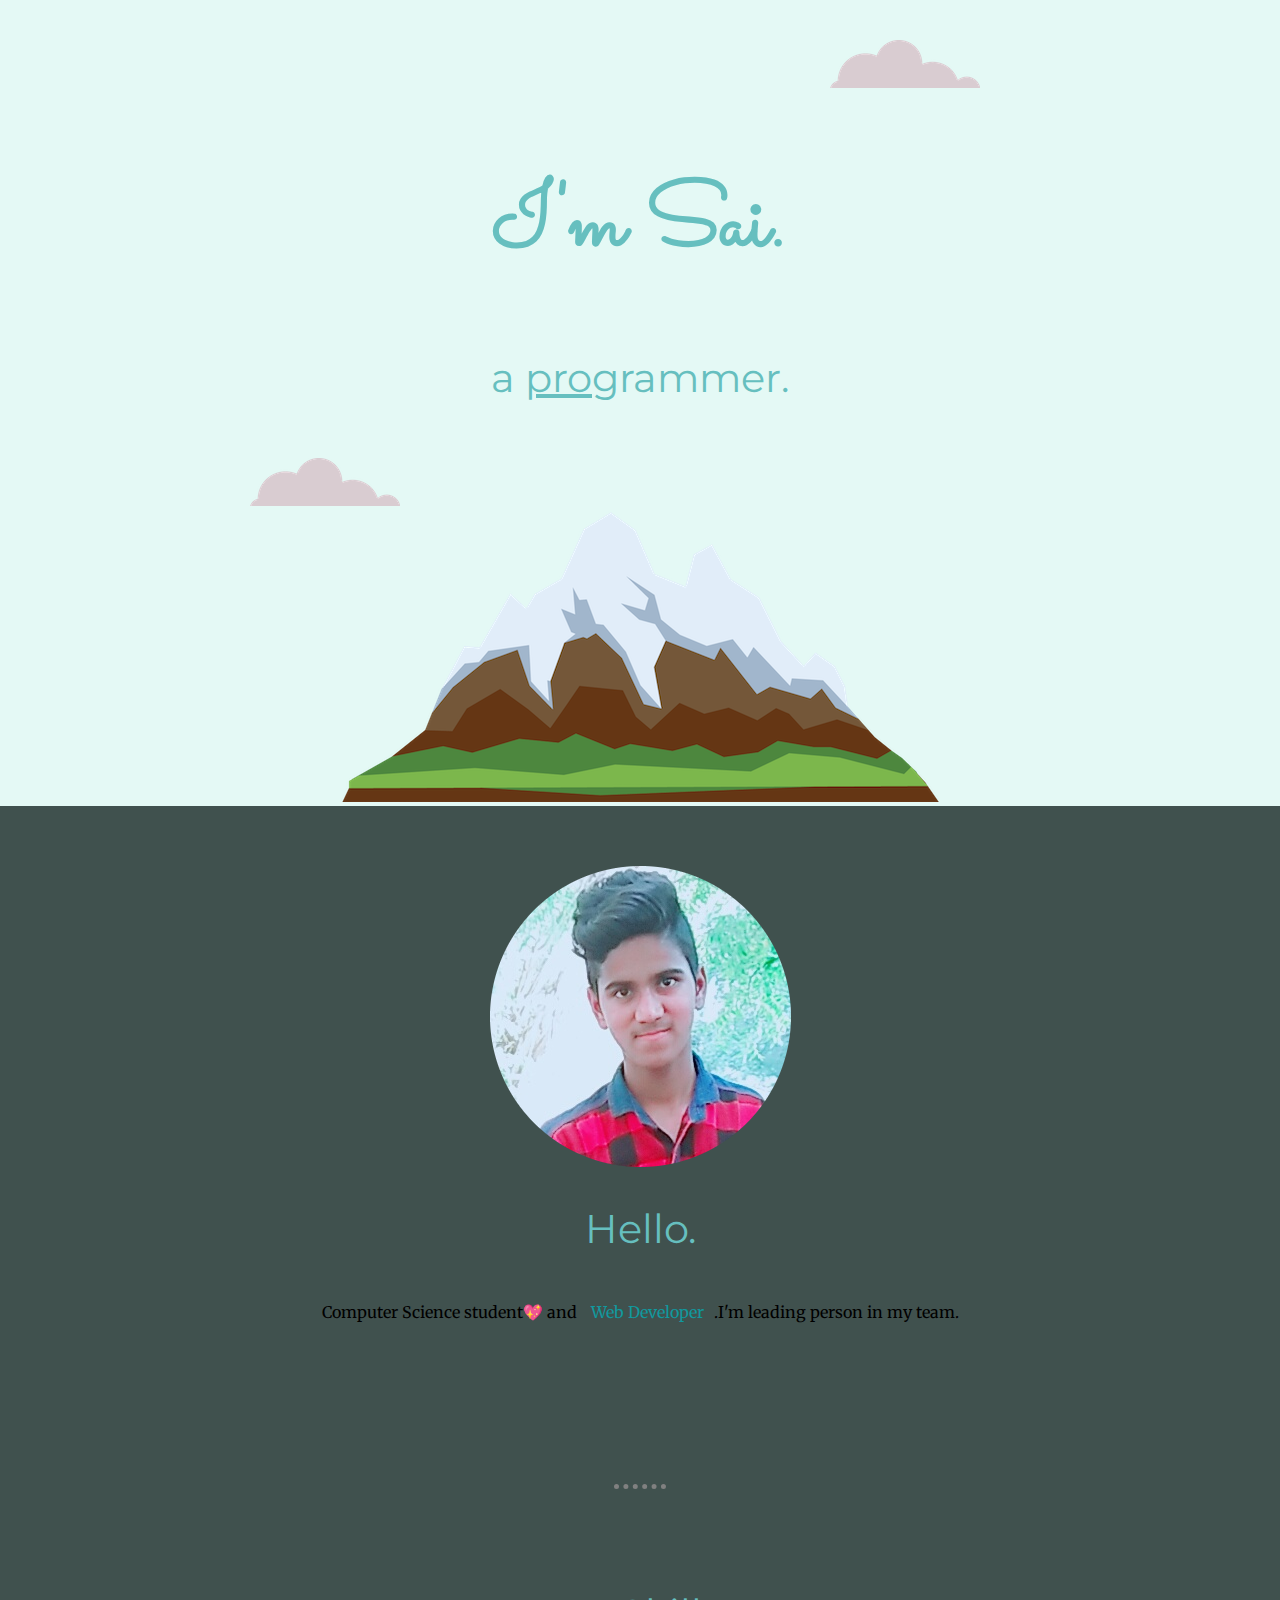
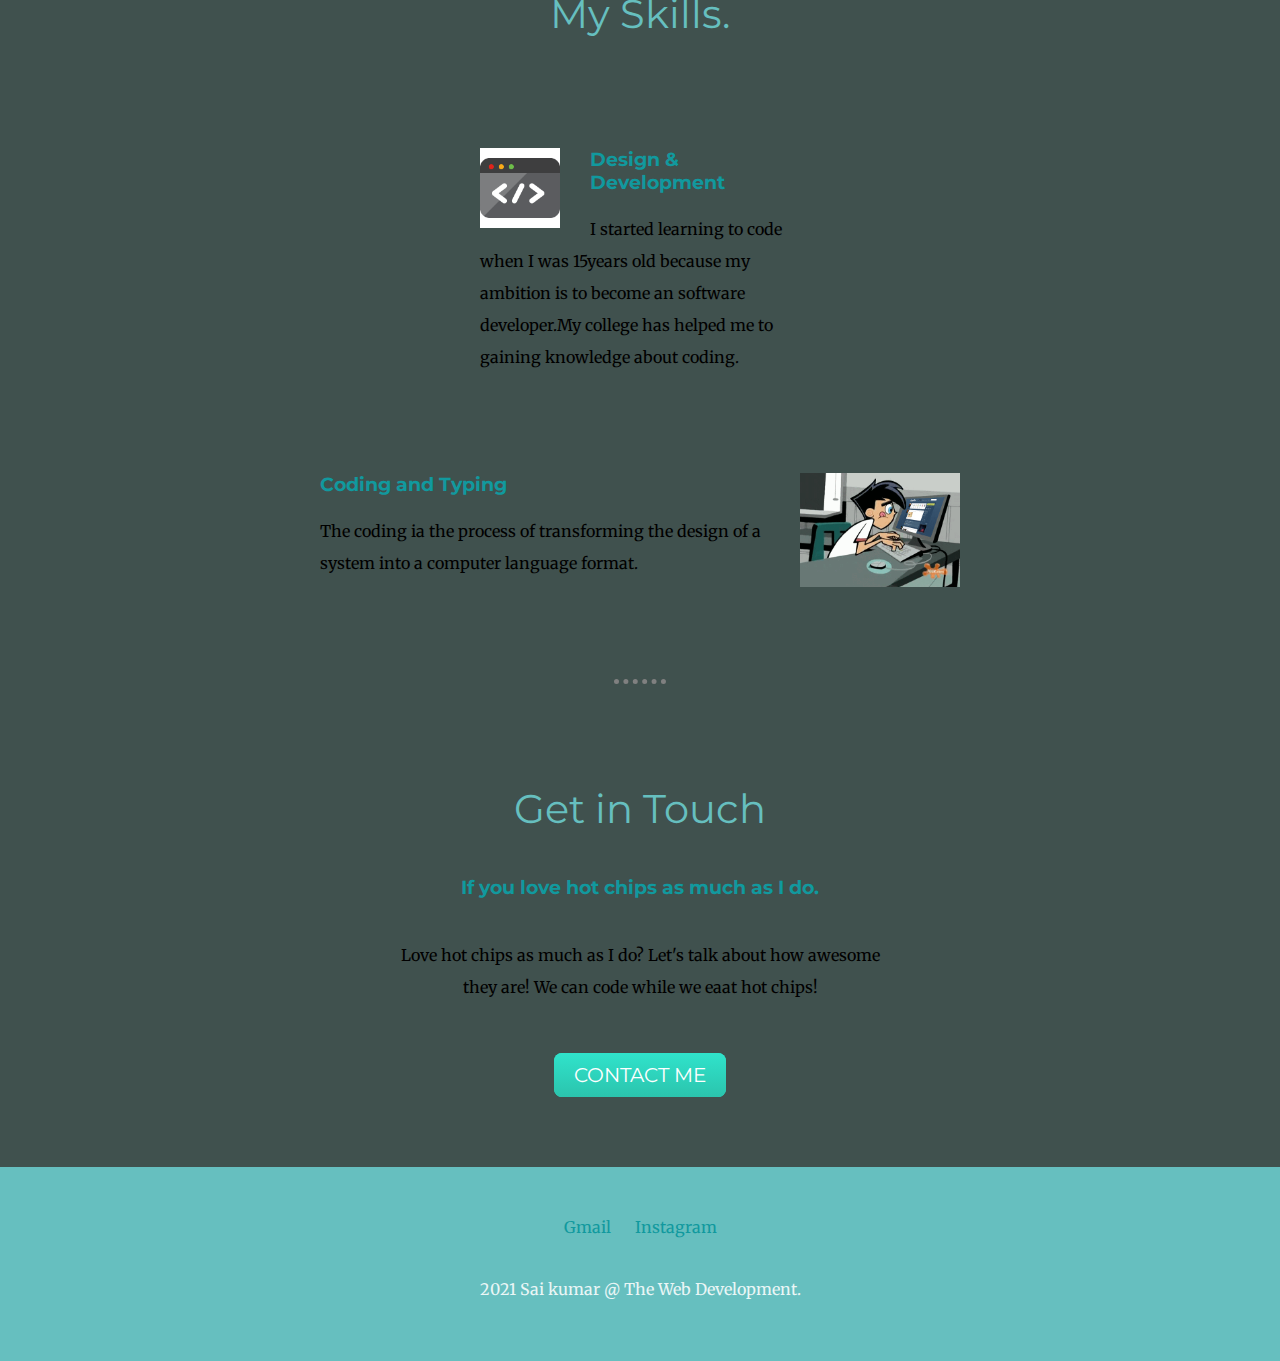
<file: index.html>
<!DOCTYPE html>
<html lang="en" dir="ltr">
  <head>
    <meta charset="utf-8">
    <title>Sai Kumar</title>
    <link rel="stylesheet" href="css/styles.css">
    <link rel="icon" href="favicon.ico">
    <link href="https://fonts.googleapis.com/css2?family=Merriweather:wght@300&family=Montserrat:wght@100&family=Sacramento&display=swap" rel="stylesheet">
    </head>
  <body>
    <div class="top-container">
      <img class="top-cloud" src="images/cloud.png" alt="cloud-img">
      <h1>I'm Sai.</h1>
      <h2>a <span class="pro">pro</span>grammer.</h2>
      <img src="images/mountain.png" alt="mountain-img">
      <img class="bottom-cloud" src="images/cloud.png" alt="cloud-img">
    </div>
    <div class="middle-container">
      <img src="images/sai.png" alt="profile-pic">
      <h2>Hello.</h2>
      <p class="hello-description">Computer Science student💖 and <a href="https://www.bitdegree.org/tutorials/what-is-a-web-developer/">Web Developer</a>.I'm leading person in my team.</p>
      <br><br>
      <hr>
      <div class="skill-row">
        <h2 class="myskills">My Skills.</h2>
        <div class="skill-row">
          <img class="Design-Development" src="images/giphy.gif" alt="Design-Development">
          <h3>Design & Development</h3>
          <p>I started learning to code when I was 15years old because my ambition is to become an software developer.My college has helped me to gaining knowledge about coding. </p>
      </div>
     </div>
      <div class="skill-row">
        <img class="Coding-Typing" src="images/computer.gif" alt="Coding-Typing">
          <h3>Coding and Typing</h3>
          <p>The coding ia the process of transforming the design of a system into a computer language format.</p>
      </div>
    </div>
    <hr>
    <div class="bottom-container">
      <h2>Get in Touch</h2>
      <h3>If you love hot chips as much as I do.</h3>
      <p class="hot-chips">Love hot chips as much as I do? Let's talk about how awesome they are! We can code while we eaat hot chips!</p>
      <a class="btn" href="contact.html">CONTACT ME</a><br><br>
      <div class=" website"><br>
        <a href="https://mail.google.com/mail/u/0/#inbox">Gmail</a>
        <a href="https://www.instagram.com/_mr__majnu__/">Instagram</a>
        <p class="ending">2021 Sai kumar @ The Web Development.</p>
     </div>
    </div>
  </body>
</html>
</file>
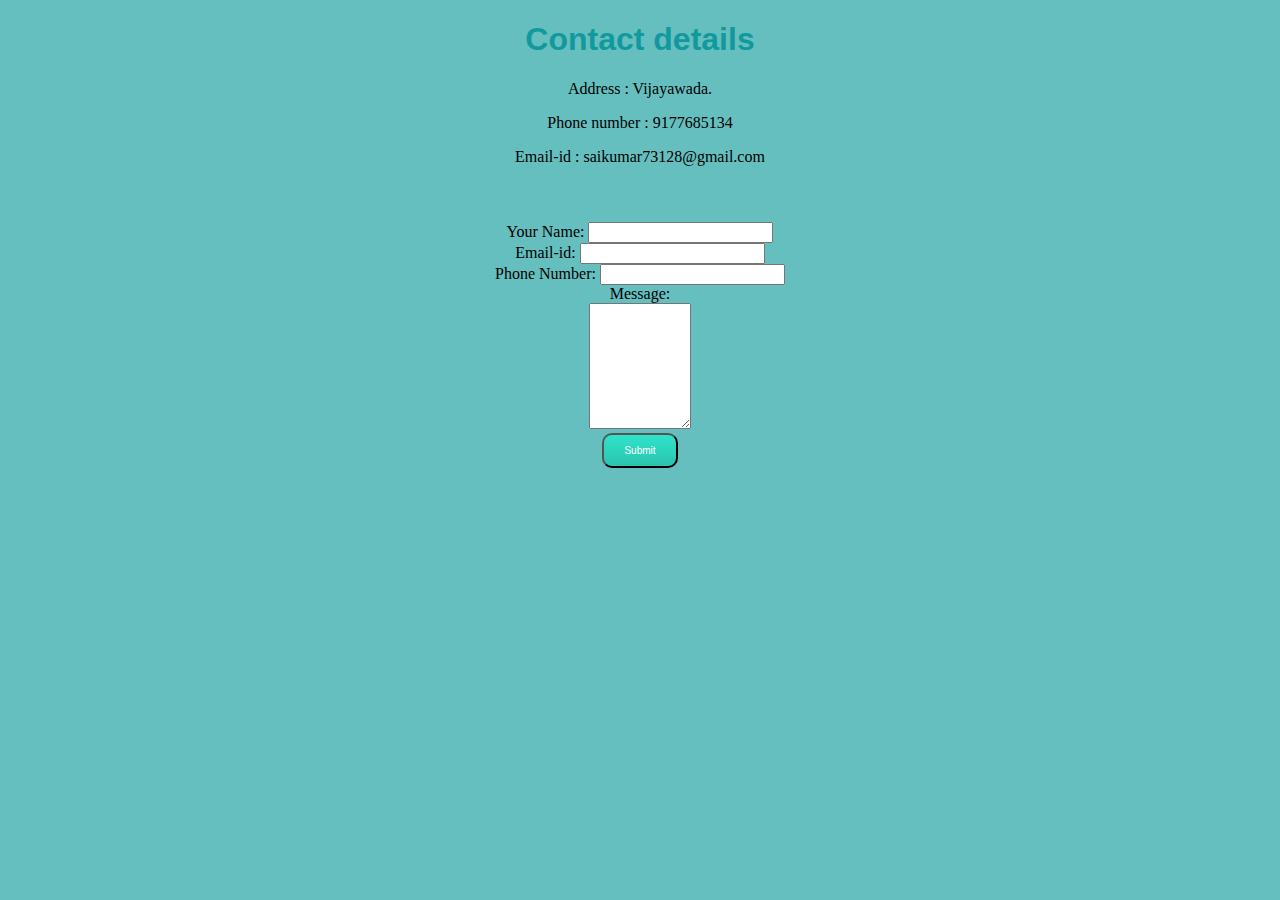
<file: contact.html>
<!DOCTYPE html>
<html lang="en" dir="ltr">
  <head>
    <meta charset="utf-8">
    <title>CONTACT ME</title>
    <link rel="stylesheet" href="css/contact.css">
  </head>
  <body>
    <h1>Contact details</h1>
    <p>Address : Vijayawada.</p>
    <p>Phone number : 9177685134</p>
    <p>Email-id : saikumar73128@gmail.com</p>
    <div class="contact-details">
      <form class="" action="mailto:info@sai73128.com" method="post" enctype="text/plain">
      <label for="">Your Name:</label>
      <input type="text" name="" value=""><br>
      <label for="">Email-id:</label>
      <input type="email" name="" value=""><br>
      <label for="">Phone Number:</label>
      <input type="Phone" name="" value=""><br>
      <label for="">Message:</label><br>
      <textarea name="name" rows="8" cols="10"></textarea><br>
      <input class="btn" type="submit" name="" >
      </form>
   </div>
 </body>
</html>
</file>
<file: css/styles.css>
body{
  background-color: #40514E;
  margin: 0;
  text-align: center;
  font-family: 'Merriweather', serif;
}
h1{
  margin-top: 50px auto 0 auto;
  font-family: 'Sacramento', cursive;
  font-size: 5.625rem;
  color: #66BFBF;

}
h2{
  text-align: center;
  font-family: 'Montserrat', sans-serif;
  font-size: 2.5rem;
  color: #66BFBF;
  font-weight: normal;
  padding-bottom: 10px;
}
h3{
font-family: 'Montserrat', sans-serif;
color: #11999E;
}
p{
    line-height: 2;
}
.pro{
  text-decoration: underline;
}
.top-container{
  background-color: #E4F9F5;
  position: relative;
  padding-top: 100px;
}
.top-cloud{
  position: absolute;
  right: 300px;
  top: 40px;
}
.bottom-cloud{
  position: absolute;
  left: 250px;
  bottom: 300px;
}
.middle-container{
  margin-top: 60px;
}
.skill-row{
  width: 50%;
  margin: 100px auto 100px auto;
  text-align: left;
}
.Design-Development{
  width: 25%;
  float: left;
  margin-right: 30px;
}
.Coding-Typing{
  width: 25%;
  float: right;
  margin-left: 10px;
}
hr{
  border-style: none;
  border-top-style: dotted;
  border-width: 5px;
  width: 4%;
  margin: 100px auto 100px auto;
}
.website{
  margin-top: 60px;
  background-color: #66BFBF;
  padding: 30px 0 20px;
}
.hot-chips{
  width:40%;
  margin: 40px auto 60px ;
}
a{
  color: #11999E;
  margin: 20px 10px;
  text-decoration: none;
}
a:hover{
  color: #93B5C6;
}
.btn {
  background: #30e3cb;
  background-image: -webkit-linear-gradient(top, #30e3cb, #2bc4ad);
  background-image: -moz-linear-gradient(top, #30e3cb, #2bc4ad);
  background-image: -ms-linear-gradient(top, #30e3cb, #2bc4ad);
  background-image: -o-linear-gradient(top, #30e3cb, #2bc4ad);
  background-image: linear-gradient(to bottom, #30e3cb, #2bc4ad);
  -webkit-border-radius: 8;
  -moz-border-radius: 8;
  border-radius: 8px;
  font-family: Arial;
  color: #ffffff;
  font-size: 20px;
  padding: 10px 20px 10px 20px;
  text-decoration: none;
  font-family: 'Montserrat', sans-serif;
}
.btn:hover {
  background: #3cb0fd;
  background-image: -webkit-linear-gradient(top, #3cb0fd, #3498db);
  background-image: -moz-linear-gradient(top, #3cb0fd, #3498db);
  background-image: -ms-linear-gradient(top, #3cb0fd, #3498db);
  background-image: -o-linear-gradient(top, #3cb0fd, #3498db);
  background-image: linear-gradient(to bottom, #3cb0fd, #3498db);
  text-decoration: none;
}
.ending{
  color: #EAF6F6;
  padding: 20px 0;
}
</file>
<file: css/contact.css>
body{
  background-color: #66BFBF;
  text-align: center;
  font-family: 'Merriweather', serif;
}
h1{
  font-family: 'Montserrat', sans-serif;
  color: #11999E;
}
.contact-details{
  padding: 40px 0 20px;
}
.btn {
  background: #30e3cb;
  background-image: -webkit-linear-gradient(top, #30e3cb, #2bc4ad);
  background-image: -moz-linear-gradient(top, #30e3cb, #2bc4ad);
  background-image: -ms-linear-gradient(top, #30e3cb, #2bc4ad);
  background-image: -o-linear-gradient(top, #30e3cb, #2bc4ad);
  background-image: linear-gradient(to bottom, #30e3cb, #2bc4ad);
  -webkit-border-radius: 6;
  -moz-border-radius: 6;
  border-radius: 10px;
  font-family: Arial;
  color: #ffffff;
  font-size: 10px;
  padding: 10px 20px 10px 20px;
  text-decoration: none;
  font-family: 'Montserrat', sans-serif;
}

.btn:hover {
  background: #3cb0fd;
  background-image: -webkit-linear-gradient(top, #3cb0fd, #3498db);
  background-image: -moz-linear-gradient(top, #3cb0fd, #3498db);
  background-image: -ms-linear-gradient(top, #3cb0fd, #3498db);
  background-image: -o-linear-gradient(top, #3cb0fd, #3498db);
  background-image: linear-gradient(to bottom, #3cb0fd, #3498db);
  text-decoration: none;
}
</file>
